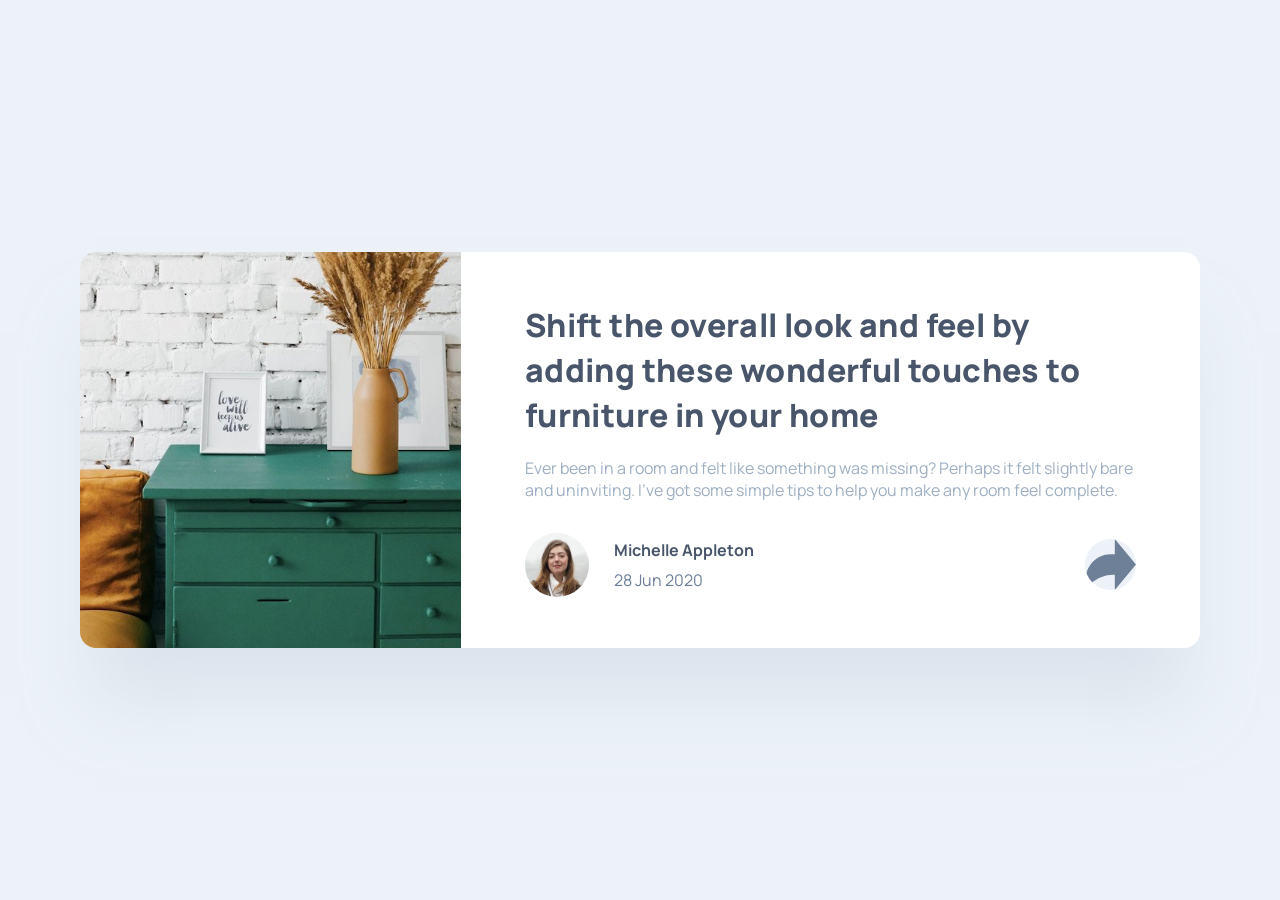
<file: index.html>
<!DOCTYPE html>
<html lang="en">

<head>
    <meta charset="UTF-8" />
    <meta name="viewport" content="width=device-width, initial-scale=1.0" />
    <link rel="icon" type="image/png" sizes="32x32" href="./images/favicon-32x32.png" />
    <link rel="stylesheet" href="style.css" />

    <title>Frontend Mentor | Article preview component</title>
</head>

<body>
    <main>
        <div class="box-container">
            <article class="box-conteudo">
                <div class="box-img-principal"></div>
                <div class="box-descricao">
                    <h1 class="box-descricao-h1">
                        Shift the overall look and feel by adding these wonderful touches to furniture in your home
                    </h1>
                    <p class="descricao-p">
                        Ever been in a room and felt like something was missing? Perhaps it felt slightly bare and uninviting. I’ve got some simple tips to help you make any room feel complete.
                    </p>
                    <footer class="box-footer">
                        <img class="author-img" src="images/avatar-michelle.jpg" alt="Michelle" />
                        <div class="dadosdocliente">
                            <p class="dadosdocliente-p">Michelle Appleton</p>
                            <p class="dadosdocliente-date">28 Jun 2020</p>
                        </div>
                        <img class="dadosdocliente-svg" src="./images/icon-share.svg" alt="svg">
                        <div class="icons box-icons">
                            <span class="share-text">SHARE</span>
                            <div class="share-icons">
                                <a href="#"><img src="images/icon-facebook.svg" alt="Facebook" />
                                </a>
                                <a href="#"><img src="images/icon-twitter.svg" alt="Twitter" />
                                </a>
                                <a href="#"><img src="images/icon-pinterest.svg" alt="Pinterest" />
                                </a>
                                <a href="#"><img class="icon-share2 dadosdocliente-svg" src="./images/icon-share2.svg" alt="svg">
                                </a>
                            </div>
                        </div>
                    </footer>
                </div>
            </article>
        </div>
    </main>
    <script src="main.js"></script>
</body>

</html>
</file>
<file: style.css>
@import url('https://fonts.googleapis.com/css2?family=Manrope:wght@500;700&display=swap');
:root {
    --cor-azula-cinzentado-muito-escuro: hsl(217, 19%, 35%);
    --cor-azul-escuro-dessaturado: hsl(214, 17%, 51%);
    --cor-azul-acinzentado: hsl(212, 23%, 69%);
    --cor-azul-acinzentado-claro: hsl(210, 46%, 95%);
}

body,
h1,
p {
    margin: 0px;
    padding: 0px;
    font-family: Manrope;
    box-sizing: border-box;
}

main {
    display: flex;
    align-items: center;
    justify-content: center;
    min-height: 100vh;
    background: var(--cor-azul-acinzentado-claro);
}

.box-container {
    position: relative;
}

.box-conteudo {
    display: flex;
    max-width: 70rem;
    background: #ffffff;
    box-shadow: 0px 4rem 4rem -1rem rgba(201, 213, 225, 0.503415);
    border-radius: 1rem;
    overflow: hidden;
    margin: 2.4rem;
}

.box-img-principal {
    width: 34%;
    flex-shrink: 0;
    background: url("./images/drawers.jpg");
    background-repeat: no-repeat;
    background-size: cover;
}

.box-descricao {
    padding: 3.2rem 4rem;
}

.box-descricao-h1 {
    font-size: 2rem;
    font-weight: 800;
    line-height: 2.8rem;
    letter-spacing: 0.025rem;
    color: var(--cor-azula-cinzentado-muito-escuro);
    margin-bottom: 1.2rem;
}

.descricao-p {
    margin-bottom: 2rem;
    color: var(--cor-azul-acinzentado);
}

.box-footer {
    display: flex;
    align-items: center;
    gap: 1.6rem;
}

.author-img {
    width: 4rem;
    height: 4rem;
    border-radius: 50%;
}

.dadosdocliente {
    display: flex;
    flex-direction: column;
    justify-content: center;
}

.dadosdocliente-p {
    font-weight: 700;
    margin-bottom: 0.5rem;
    color: var(--cor-azula-cinzentado-muito-escuro);
}

.dadosdocliente-date {
    color: var(--cor-azul-escuro-dessaturado);
}

.dadosdocliente-svg {
    display: flex;
    align-items: center;
    justify-content: center;
    flex-shrink: 0;
    width: 3.2rem;
    height: 3.2rem;
    border: none;
    cursor: pointer;
    background: var(--cor-azul-acinzentado-claro);
    border-radius: 50%;
    margin-left: auto;
}

.box-icons--active svg {
    filter: brightness(0) invert(1);
}

.box-icons {
    display: none;
    gap: 2.1rem;
    position: absolute;
    right: -4.4rem;
    bottom: 12rem;
    width: 17rem;
    padding: 1.8rem 3.7rem;
    box-shadow: 0px 1rem 1rem rgba(201, 213, 225, 0.503415);
    border-radius: 1rem;
    background: var(--cor-azula-cinzentado-muito-escuro);
    opacity: 1;
    transition: opacity 0.2s ease-in, transform 0.3s ease-in;
}

.box-icons::after {
    content: "";
    width: 1.6rem;
    height: 1.6rem;
    background: var(--cor-azula-cinzentado-muito-escuro);
    position: absolute;
    left: 11.6rem;
    bottom: -0.8rem;
    transform: rotate(45deg);
}

.box-icons {
    transform: translateY(35%);
    transition: unset;
    right: 1rem;
}

.share-text {
    letter-spacing: 5px;
    color: var(--cor-azul-acinzentado);
}

.share-icons {
    display: flex;
    align-items: center;
    gap: 1.6rem;
}

.icon-share2 {
    display: none;
}

@media (max-width:600px) {
    .box-conteudo {
        flex-direction: column;
    }
    .box-img-principal {
        width: 100%;
        height: 13rem;
    }
    .box-descricao {
        padding: 1rem;
    }
    .box-descricao-h1 {
        font-size: 1rem;
        line-height: 1.5rem;
        letter-spacing: 0rem;
    }
    .descricao-p {
        margin-bottom: 2rem;
    }
    .box-icons {
        right: 2.4rem;
        left: 2.4rem;
        width: unset;
        bottom: 2.4rem;
        padding: 2rem 1.2rem;
        box-shadow: 0px 1rem 1rem rgb(201 213 225 / 50%);
        border-radius: 0px 0px 1rem 1rem;
        opacity: 1;
        transition: opacity 0.2s ease-in;
        overflow: hidden;
    }
    .icon-share2 {
        width: 1rem;
        height: 1rem;
        background: var(--cor-azul-escuro-dessaturado);
    }
    .share-icons {
        gap: 1.1rem;
    }
    .box-footer {
        height: 3rem;
    }
    .dadosdocliente-p {
        font-weight: 500;
        margin-bottom: 0.1rem;
    }
    .dadosdocliente-svg {
        width: 25px;
        height: 25px;
    }
    .author-img {
        height: 3rem;
        width: 3rem;
    }
    .icon-share2 {
        display: flex;
    }
}
</file>
